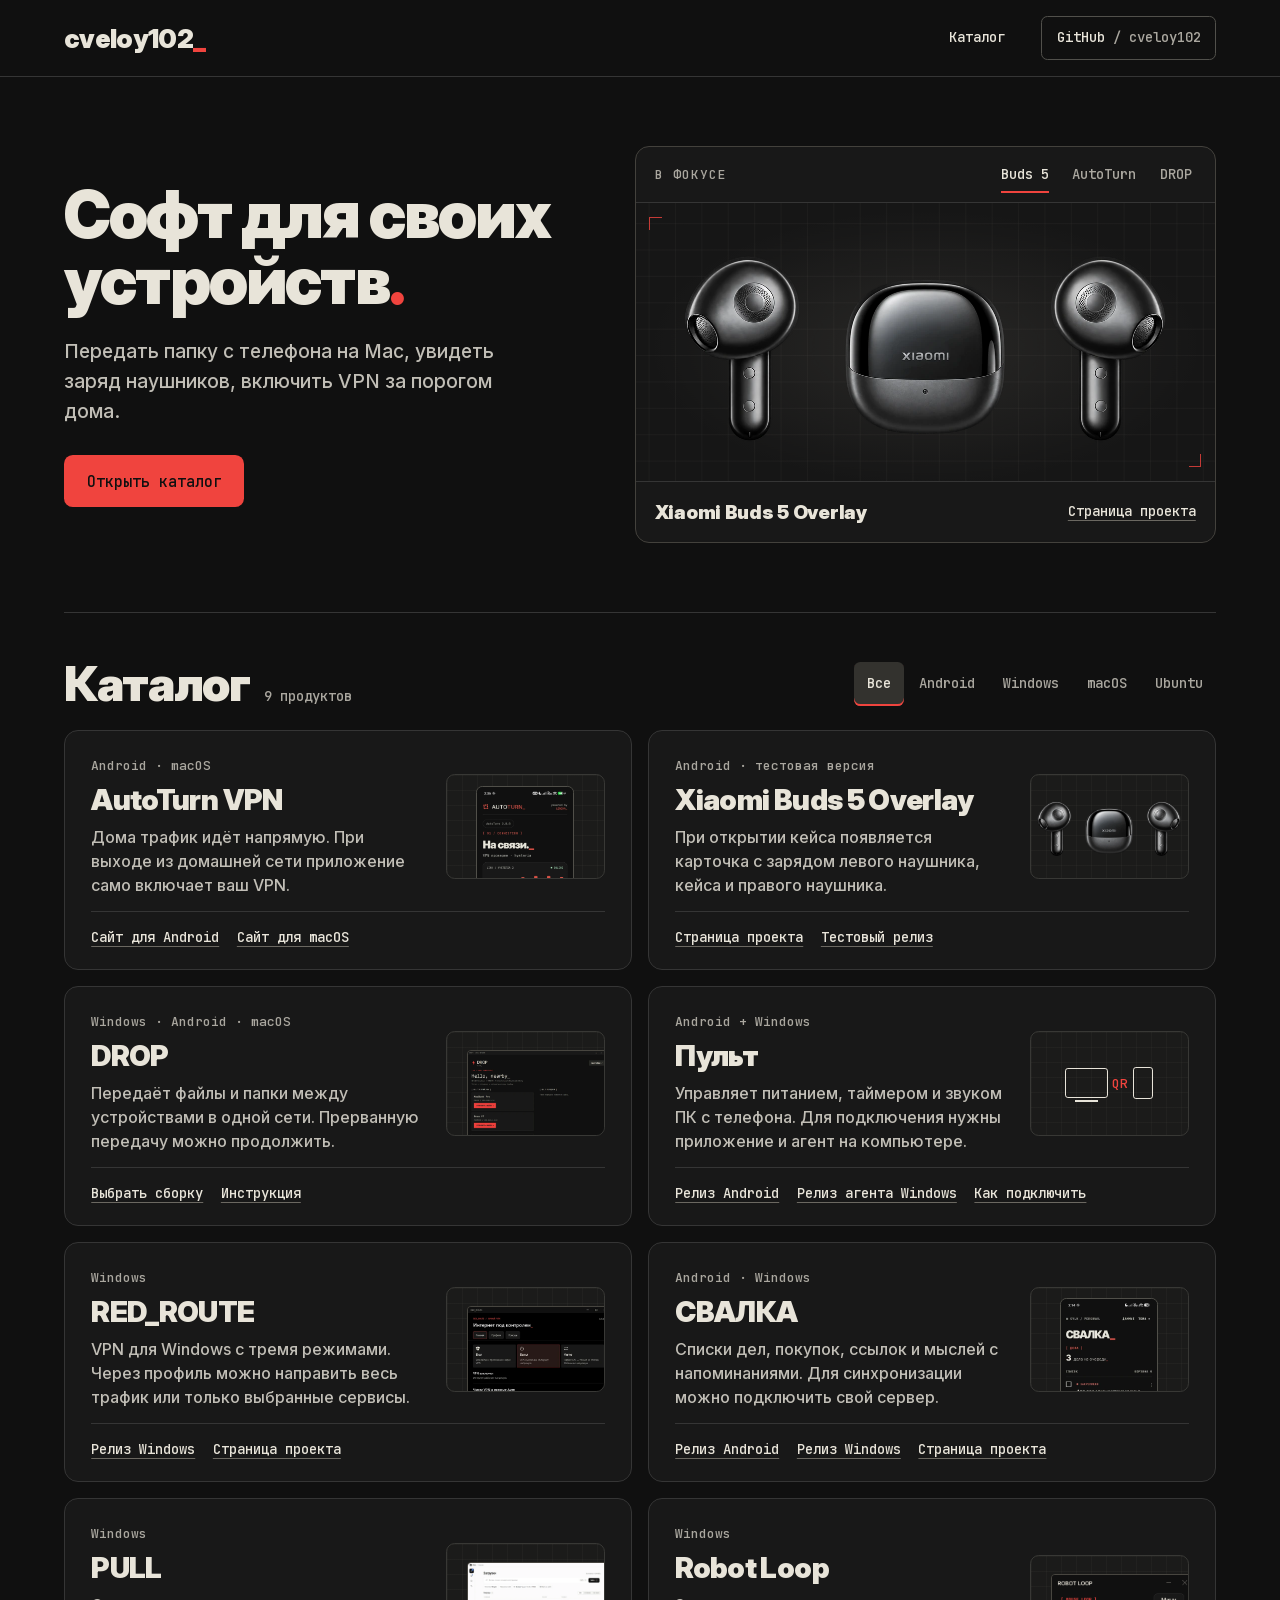
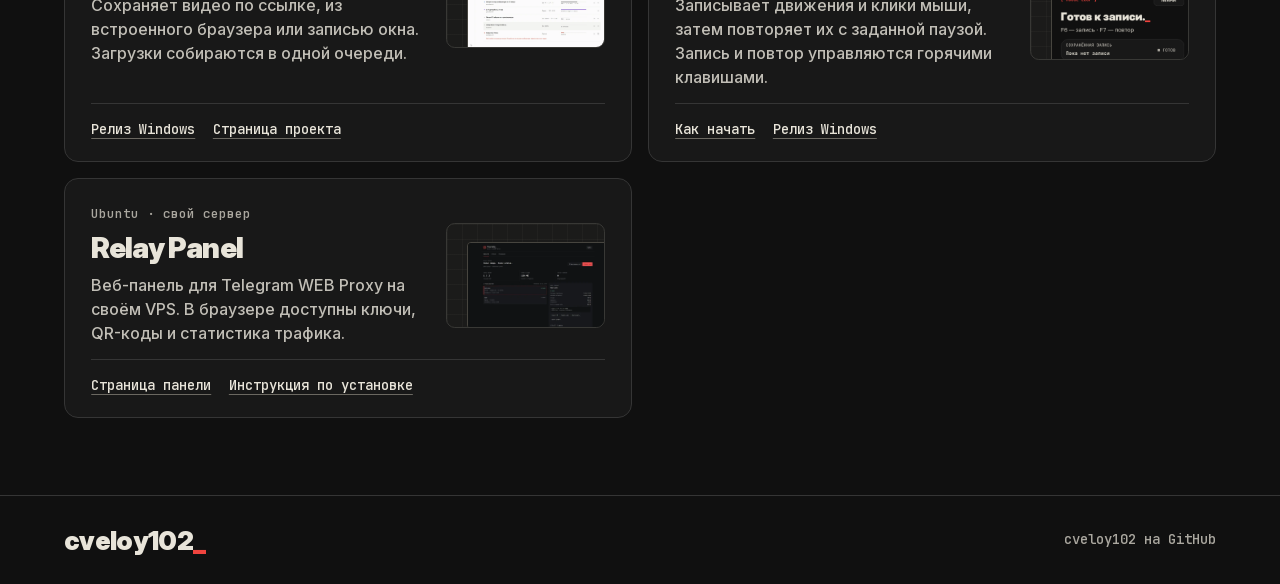
<file: index.html>
<!doctype html>
<html lang="ru">
<head>
  <meta charset="utf-8">
  <meta name="viewport" content="width=device-width, initial-scale=1">
  <meta name="theme-color" content="#101010">
  <meta name="description" content="Приложения cveloy102 для Android, Windows и macOS и инструменты для своего сервера. Страницы проектов, инструкции и релизы.">
  <title>cveloy102 — каталог приложений</title>
  <link rel="icon" href="assets/favicon.png" type="image/png">
  <link rel="stylesheet" href="styles.css">
  <script src="showcase.js" defer></script>
</head>
<body id="top">
  <a class="skip" href="#catalog">К каталогу приложений</a>
  <header class="masthead">
    <div class="shell masthead-inner">
      <a class="wordmark" href="#top" aria-label="cveloy102, начало страницы">cveloy102<span aria-hidden="true">_</span></a>
      <nav class="main-nav" aria-label="Основная навигация">
        <a href="#catalog">Каталог</a>
        <a class="github-link" href="https://github.com/cveloy102">GitHub<span class="handle"> / cveloy102</span></a>
      </nav>
    </div>
  </header>

  <main>
    <section class="hero shell" aria-labelledby="hero-title">
      <div class="intro">
        <h1 id="hero-title">Софт для своих устройств<span class="accent">.</span></h1>
        <p class="lead">Передать папку с телефона на Mac, увидеть заряд наушников, включить VPN за порогом дома.</p>
        <a class="primary" href="#catalog">Открыть каталог</a>
      </div>

      <div class="workbench">
        <div class="workbench-bar">
          <span class="small-label" id="featured-label">В фокусе</span>
          <div class="segments" role="group" aria-labelledby="featured-label" data-feature-controls hidden>
            <button type="button" aria-pressed="true" aria-controls="feature-buds">Buds 5</button>
            <button type="button" aria-pressed="false" aria-controls="feature-autoturn">AutoTurn</button>
            <button type="button" aria-pressed="false" aria-controls="feature-drop">DROP</button>
          </div>
        </div>
        <div class="display" aria-live="polite">
          <figure class="feature" id="feature-buds">
            <div class="stage stage-buds">
              <img src="assets/buds.webp" width="1024" height="512" alt="Два графитовых наушника Xiaomi Buds 5 по сторонам от зарядного кейса.">
            </div>
            <figcaption><strong>Xiaomi Buds 5 Overlay</strong><a href="https://cveloy102.github.io/buds-curtain/">Страница проекта</a></figcaption>
          </figure>
          <figure class="feature" id="feature-autoturn" hidden>
            <div class="stage stage-autoturn">
              <img class="mac-screen" src="assets/autoturn-mac.webp" width="600" height="553" alt="Окно AutoTurn с состоянием VPN на macOS.">
              <img class="phone-screen" src="assets/autoturn-android.webp" width="620" height="1343" alt="Главный экран Android со статусом «На связи».">
            </div>
            <figcaption><strong>AutoTurn VPN</strong><div class="caption-links"><a href="https://cveloy102.github.io/autoturn-vpn/">Android</a><a href="https://cveloy102.github.io/autoturn-macos/">macOS</a></div></figcaption>
          </figure>
          <figure class="feature" id="feature-drop" hidden>
            <div class="stage stage-drop">
              <img src="assets/drop-windows.webp" width="920" height="681" alt="Окно DROP на Windows со списком устройств в локальной сети.">
            </div>
            <figcaption><strong>DROP</strong><a href="https://cveloy102.github.io/hl100-drop/">Страница проекта</a></figcaption>
          </figure>
        </div>
      </div>
    </section>

    <section class="catalog shell" id="catalog" aria-labelledby="catalog-title">
      <div class="catalog-top">
        <div class="catalog-heading"><h2 id="catalog-title">Каталог</h2><span class="result-count" role="status" aria-atomic="true">9 продуктов</span></div>
        <div class="filters" role="group" aria-label="Фильтр по платформе" data-filter-controls hidden>
          <button type="button" data-filter="all" aria-pressed="true">Все</button>
          <button type="button" data-filter="android" aria-pressed="false">Android</button>
          <button type="button" data-filter="windows" aria-pressed="false">Windows</button>
          <button type="button" data-filter="macos" aria-pressed="false">macOS</button>
          <button type="button" data-filter="ubuntu" aria-pressed="false">Ubuntu</button>
        </div>
      </div>
      <div class="products">
        <article class="product" id="autoturn" data-platforms="android macos">
          <div class="product-main">
            <div class="product-copy"><p class="platform">Android · macOS</p><h3>AutoTurn VPN</h3><p>Дома трафик идёт напрямую. При выходе из домашней сети приложение само включает ваш VPN.</p></div>
            <div class="mini mini-phone" aria-hidden="true"><img src="assets/autoturn-android.webp" width="620" height="1343" loading="lazy" alt=""></div>
          </div>
          <div class="links"><a href="https://cveloy102.github.io/autoturn-vpn/">Сайт для Android</a><a href="https://cveloy102.github.io/autoturn-macos/">Сайт для macOS</a></div>
        </article>
        <article class="product" id="buds" data-platforms="android">
          <div class="product-main">
            <div class="product-copy"><p class="platform">Android · тестовая версия</p><h3>Xiaomi Buds 5 Overlay</h3><p>При открытии кейса появляется карточка с зарядом левого наушника, кейса и правого наушника.</p></div>
            <div class="mini mini-buds" aria-hidden="true"><img src="assets/buds.webp" width="1024" height="512" loading="lazy" alt=""></div>
          </div>
          <div class="links"><a href="https://cveloy102.github.io/buds-curtain/">Страница проекта</a><a href="https://github.com/cveloy102/buds-curtain/releases/tag/v0.7.1">Тестовый релиз</a></div>
        </article>
        <article class="product" id="drop" data-platforms="android windows macos">
          <div class="product-main">
            <div class="product-copy"><p class="platform">Windows · Android · macOS</p><h3>DROP</h3><p>Передаёт файлы и папки между устройствами в одной сети. Прерванную передачу можно продолжить.</p></div>
            <div class="mini mini-window" aria-hidden="true"><img src="assets/drop-windows.webp" width="920" height="681" loading="lazy" alt=""></div>
          </div>
          <div class="links"><a href="https://cveloy102.github.io/hl100-drop/#download">Выбрать сборку</a><a href="https://cveloy102.github.io/hl100-drop/guide.html">Инструкция</a></div>
        </article>
        <article class="product" id="pult" data-platforms="android windows">
          <div class="product-main">
            <div class="product-copy"><p class="platform">Android + Windows</p><h3>Пульт</h3><p>Управляет питанием, таймером и звуком ПК с телефона. Для подключения нужны приложение и агент на компьютере.</p></div>
            <div class="mini pairing" role="img" aria-label="Телефон соединяется с агентом на ПК по QR-коду"><span class="monitor"></span><span class="pair-code">QR</span><span class="handset"></span></div>
          </div>
          <div class="links"><a href="https://github.com/cveloy102/pult/releases/tag/android-v0.3.0">Релиз Android</a><a href="https://github.com/cveloy102/pult/releases/tag/agent-v0.3.0">Релиз агента Windows</a><a href="pult/">Как подключить</a></div>
        </article>
        <article class="product" id="red-route" data-platforms="windows">
          <div class="product-main">
            <div class="product-copy"><p class="platform">Windows</p><h3>RED_ROUTE</h3><p>VPN для Windows с тремя режимами. Через профиль можно направить весь трафик или только выбранные сервисы.</p></div>
            <div class="mini mini-window" aria-hidden="true"><img src="assets/red-route.webp" width="480" height="537" loading="lazy" alt=""></div>
          </div>
          <div class="links"><a href="https://github.com/cveloy102/RED_ROUTE/releases/latest">Релиз Windows</a><a href="red-route/">Страница проекта</a></div>
        </article>
        <article class="product" id="svalka" data-platforms="android windows">
          <div class="product-main">
            <div class="product-copy"><p class="platform">Android · Windows</p><h3>СВАЛКА</h3><p>Списки дел, покупок, ссылок и мыслей с напоминаниями. Для синхронизации можно подключить свой сервер.</p></div>
            <div class="mini mini-phone" aria-hidden="true"><img src="assets/svalka.webp" width="310" height="671" loading="lazy" alt=""></div>
          </div>
          <div class="links"><a href="https://github.com/cveloy102/reminder/releases/tag/v2.1">Релиз Android</a><a href="https://github.com/cveloy102/reminder/releases/tag/windows-v0.4.2">Релиз Windows</a><a href="svalka/">Страница проекта</a></div>
        </article>
        <article class="product" id="pull" data-platforms="windows">
          <div class="product-main">
            <div class="product-copy"><p class="platform">Windows</p><h3>PULL</h3><p>Сохраняет видео по ссылке, из встроенного браузера или записью окна. Загрузки собираются в одной очереди.</p></div>
            <div class="mini mini-window" aria-hidden="true"><img src="assets/pull.webp" width="690" height="442" loading="lazy" alt=""></div>
          </div>
          <div class="links"><a href="https://github.com/cveloy102/pull-video-downloader/releases/latest">Релиз Windows</a><a href="pull/">Страница проекта</a></div>
        </article>
        <article class="product" id="robot-loop" data-platforms="windows">
          <div class="product-main">
            <div class="product-copy"><p class="platform">Windows</p><h3>Robot Loop</h3><p>Записывает движения и клики мыши, затем повторяет их с заданной паузой. Запись и повтор управляются горячими клавишами.</p></div>
            <div class="mini mini-window" aria-hidden="true"><img src="assets/robot-loop.png" width="386" height="502" loading="lazy" alt=""></div>
          </div>
          <div class="links"><a href="https://github.com/cveloy102/robot-loop#первый-запуск">Как начать</a><a href="https://github.com/cveloy102/robot-loop/releases/latest">Релиз Windows</a></div>
        </article>
        <article class="product" id="relay-panel" data-platforms="ubuntu">
          <div class="product-main">
            <div class="product-copy"><p class="platform">Ubuntu · свой сервер</p><h3>Relay Panel</h3><p>Веб-панель для Telegram WEB Proxy на своём VPS. В браузере доступны ключи, QR-коды и статистика трафика.</p></div>
            <div class="mini mini-window" aria-hidden="true"><img src="assets/relay.webp" width="620" height="372" loading="lazy" alt=""></div>
          </div>
          <div class="links"><a href="relay-panel/">Страница панели</a><a href="https://github.com/cveloy102/telegram-webproxy-panel#-установка">Инструкция по установке</a></div>
        </article>
      </div>
    </section>
  </main>
  <footer><div class="shell foot"><a class="wordmark" href="#top" aria-label="cveloy102, к началу">cveloy102<span aria-hidden="true">_</span></a><a class="foot-link" href="https://github.com/cveloy102">cveloy102 на GitHub</a></div></footer>
</body>
</html>
</file>
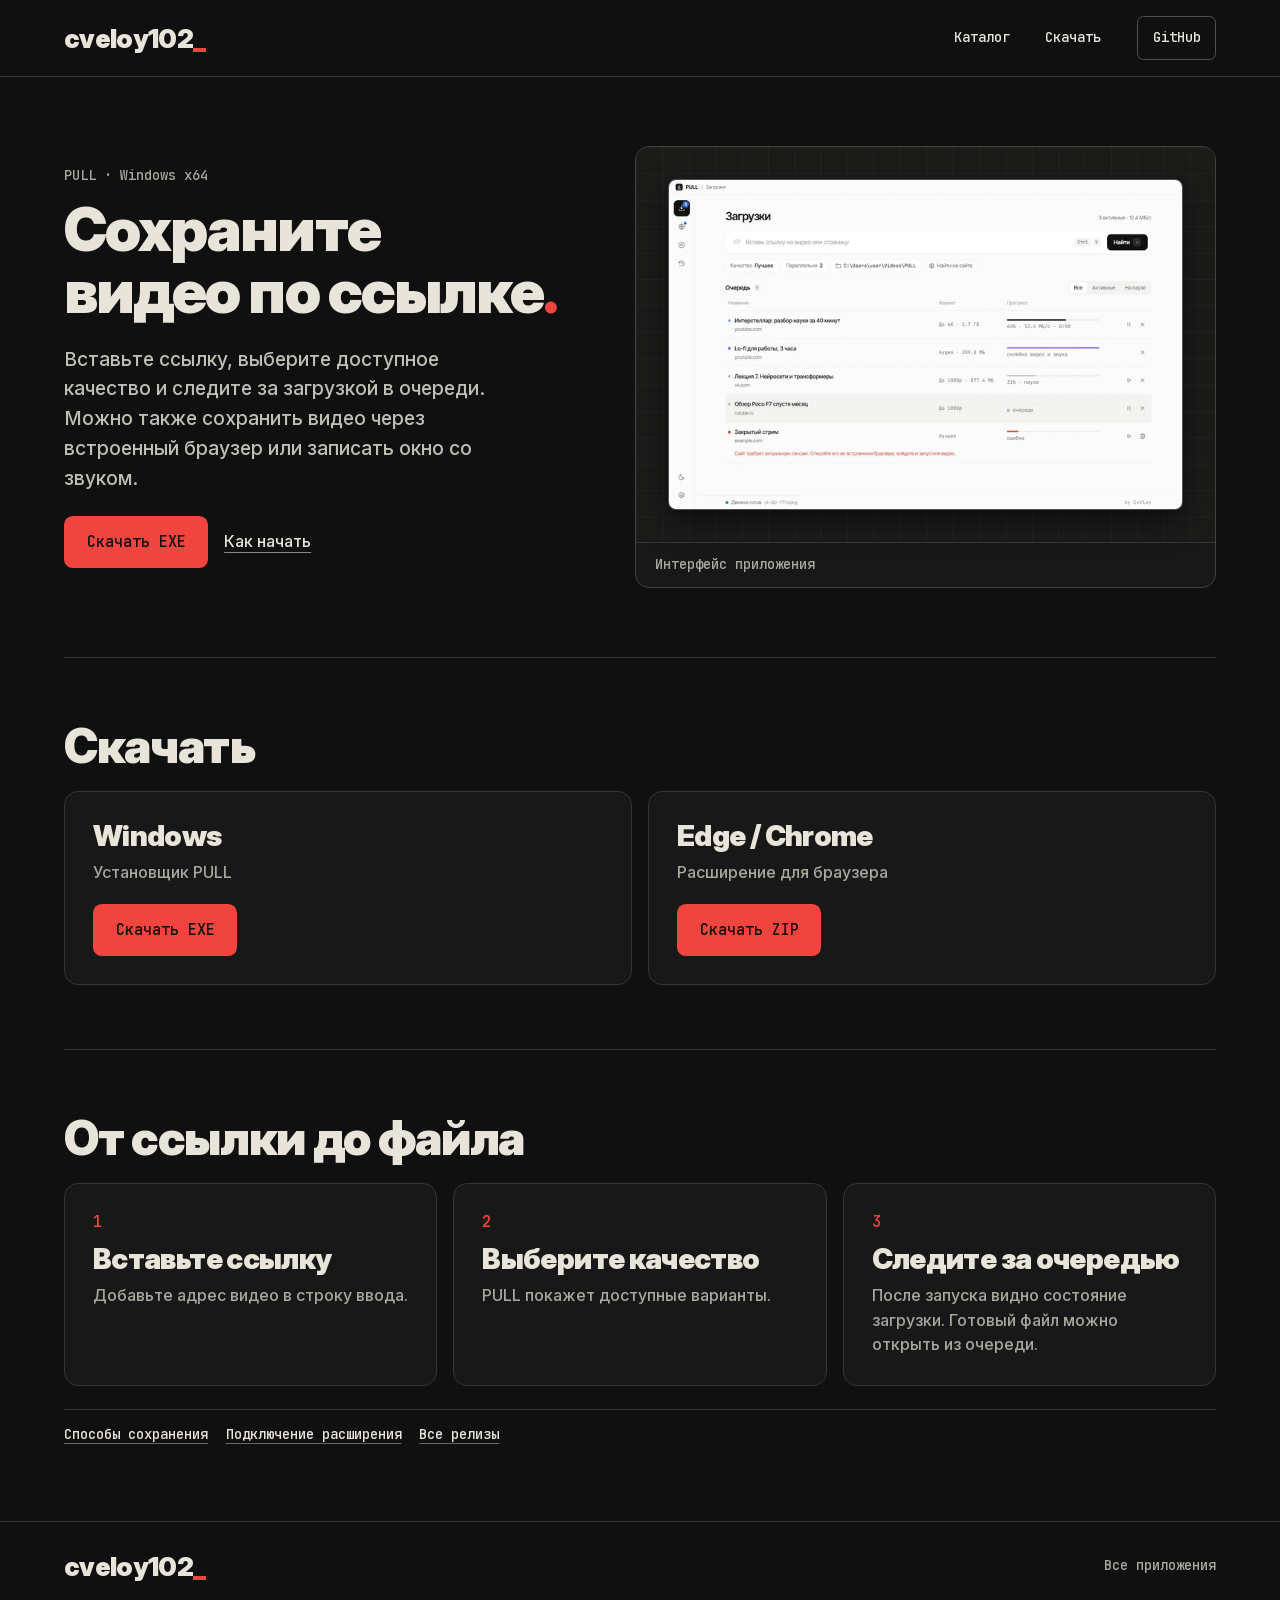
<file: pull/index.html>
<!doctype html>
<html lang="ru">
<head>
  <meta charset="utf-8">
  <meta name="viewport" content="width=device-width, initial-scale=1">
  <meta name="theme-color" content="#101010">
  <meta name="description" content="Вставьте ссылку, выберите доступное качество и следите за загрузкой в очереди. Можно также сохранить видео через встроенный браузер или записать окно со звуком.">
  <title>PULL — cveloy102</title>
  <link rel="icon" href="../assets/favicon.png" type="image/png">
  <link rel="stylesheet" href="../styles.css">
  <link rel="stylesheet" href="../product.css">
</head>
<body>
  <a class="skip" href="#main">К содержимому</a>
  <header class="masthead">
    <div class="shell masthead-inner">
      <a class="wordmark" href="../#pull" aria-label="cveloy102, каталог приложений">cveloy102<span aria-hidden="true">_</span></a>
      <nav class="main-nav" aria-label="Основная навигация"><a href="../#pull">Каталог</a><a href="#install">Скачать</a><a class="github-link" href="https://github.com/cveloy102/pull-video-downloader">GitHub</a></nav>
    </div>
  </header>
  <main id="main">
    <section class="hero shell project-hero" aria-labelledby="product-title">
      <div class="intro">
        <p class="platform">PULL · Windows x64</p>
        <h1 id="product-title">Сохраните видео по ссылке<span class="accent">.</span></h1>
        <p class="lead">Вставьте ссылку, выберите доступное качество и следите за загрузкой в очереди. Можно также сохранить видео через встроенный браузер или записать окно со звуком.</p>
        <div class="project-actions"><a class="primary" href="https://github.com/cveloy102/pull-video-downloader/releases/download/v1.2.1/PULL-Setup-1.2.1-Sidebar.exe">Скачать EXE</a><a class="text-action" href="#start">Как начать</a></div>
      </div>
      <figure class="workbench">
        <div class="project-visual"><img src="../assets/pull.webp" width="690" height="442" alt="Очередь загрузок видео в PULL для Windows."></div>
        <figcaption>Интерфейс приложения</figcaption>
      </figure>
    </section>
    <section class="shell project-section" id="install">
      <h2>Скачать</h2>
      <div class="download-grid">
          <article><h3>Windows</h3><p>Установщик PULL</p><a class="primary" href="https://github.com/cveloy102/pull-video-downloader/releases/download/v1.2.1/PULL-Setup-1.2.1-Sidebar.exe">Скачать EXE</a></article>
          <article><h3>Edge / Chrome</h3><p>Расширение для браузера</p><a class="primary" href="https://github.com/cveloy102/pull-video-downloader/releases/download/v1.2.1/PULL-extension.zip">Скачать ZIP</a></article>
      </div>
    </section>
    <section class="shell project-section" id="start">
      <h2>От ссылки до файла</h2>
      <ol class="start-grid">
          <li><h3>Вставьте ссылку</h3><p>Добавьте адрес видео в строку ввода.</p></li>
          <li><h3>Выберите качество</h3><p>PULL покажет доступные варианты.</p></li>
          <li><h3>Следите за очередью</h3><p>После запуска видно состояние загрузки. Готовый файл можно открыть из очереди.</p></li>
      </ol>

      <div class="links project-links"><a href="https://github.com/cveloy102/pull-video-downloader#четыре-способа-сохранить-видео">Способы сохранения</a><a href="https://github.com/cveloy102/pull-video-downloader#подключение-расширения">Подключение расширения</a><a href="https://github.com/cveloy102/pull-video-downloader/releases">Все релизы</a></div>
    </section>
  </main>
  <footer><div class="shell foot"><a class="wordmark" href="../#pull" aria-label="cveloy102, каталог приложений">cveloy102<span aria-hidden="true">_</span></a><a class="foot-link" href="../#pull">Все приложения</a></div></footer>
</body>
</html>
</file>
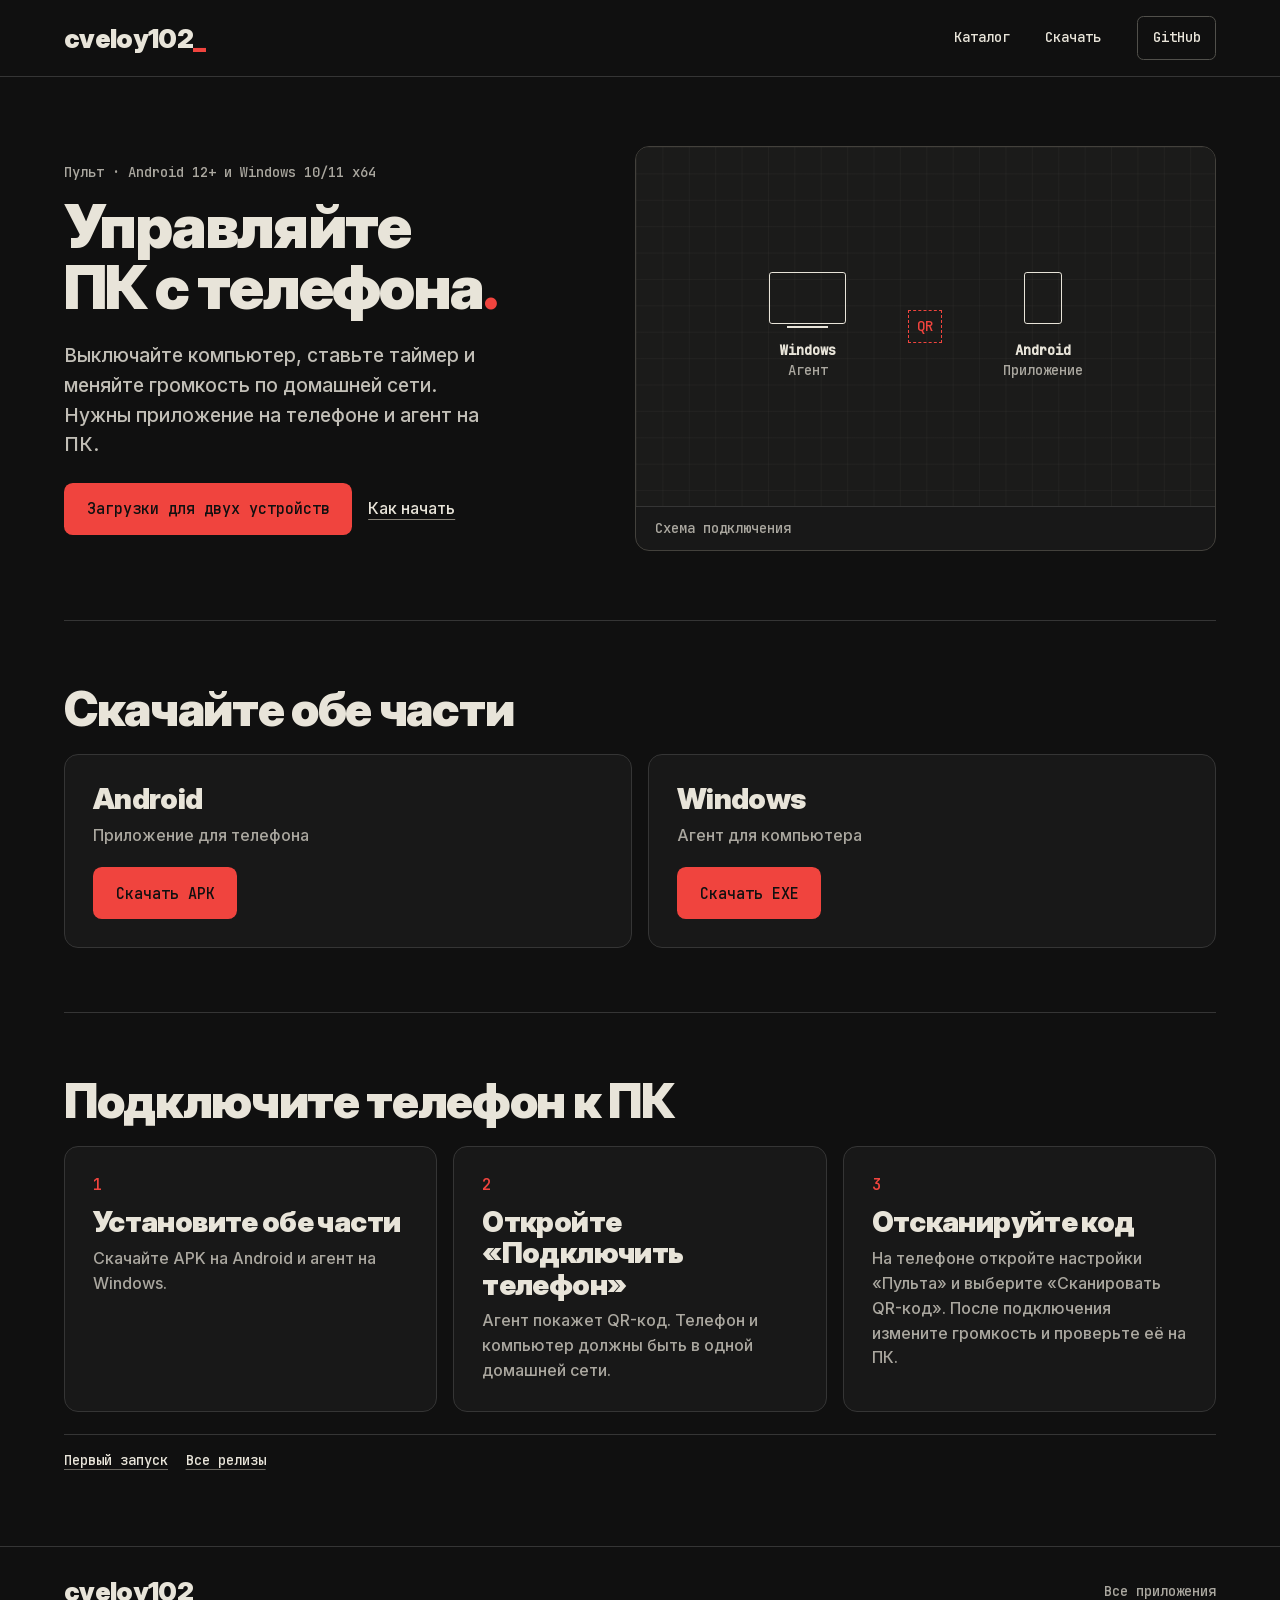
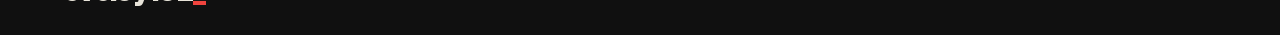
<file: pult/index.html>
<!doctype html>
<html lang="ru">
<head>
  <meta charset="utf-8">
  <meta name="viewport" content="width=device-width, initial-scale=1">
  <meta name="theme-color" content="#101010">
  <meta name="description" content="Выключайте компьютер, ставьте таймер и меняйте громкость по домашней сети. Нужны приложение на телефоне и агент на ПК.">
  <title>Пульт — cveloy102</title>
  <link rel="icon" href="../assets/favicon.png" type="image/png">
  <link rel="stylesheet" href="../styles.css">
  <link rel="stylesheet" href="../product.css">
</head>
<body>
  <a class="skip" href="#main">К содержимому</a>
  <header class="masthead">
    <div class="shell masthead-inner">
      <a class="wordmark" href="../#pult" aria-label="cveloy102, каталог приложений">cveloy102<span aria-hidden="true">_</span></a>
      <nav class="main-nav" aria-label="Основная навигация"><a href="../#pult">Каталог</a><a href="#install">Скачать</a><a class="github-link" href="https://github.com/cveloy102/pult">GitHub</a></nav>
    </div>
  </header>
  <main id="main">
    <section class="hero shell project-hero" aria-labelledby="product-title">
      <div class="intro">
        <p class="platform">Пульт · Android 12+ и Windows 10/11 x64</p>
        <h1 id="product-title">Управляйте ПК с телефона<span class="accent">.</span></h1>
        <p class="lead">Выключайте компьютер, ставьте таймер и меняйте громкость по домашней сети. Нужны приложение на телефоне и агент на ПК.</p>
        <div class="project-actions"><a class="primary" href="#install">Загрузки для двух устройств</a><a class="text-action" href="#start">Как начать</a></div>
      </div>
      <figure class="workbench">
        <div class="project-visual"><div class="connection" role="img" aria-label="Схема. Телефон под управлением Android сканирует QR-код агента на Windows.">
            <div><span class="monitor"></span><strong>Windows</strong><span>Агент</span></div>
            <div class="qr-pair">QR</div>
            <div><span class="handset"></span><strong>Android</strong><span>Приложение</span></div>
          </div></div>
        <figcaption>Схема подключения</figcaption>
      </figure>
    </section>
    <section class="shell project-section" id="install">
      <h2>Скачайте обе части</h2>
      <div class="download-grid">
          <article><h3>Android</h3><p>Приложение для телефона</p><a class="primary" href="https://github.com/cveloy102/pult/releases/download/android-v0.3.0/pult-android-0.3.0.apk">Скачать APK</a></article>
          <article><h3>Windows</h3><p>Агент для компьютера</p><a class="primary" href="https://github.com/cveloy102/pult/releases/download/agent-v0.3.0/pult-agent-0.3.0-win-x64-setup.exe">Скачать EXE</a></article>
      </div>
    </section>
    <section class="shell project-section" id="start">
      <h2>Подключите телефон к ПК</h2>
      <ol class="start-grid">
          <li><h3>Установите обе части</h3><p>Скачайте APK на Android и агент на Windows.</p></li>
          <li><h3>Откройте «Подключить телефон»</h3><p>Агент покажет QR-код. Телефон и компьютер должны быть в одной домашней сети.</p></li>
          <li><h3>Отсканируйте код</h3><p>На телефоне откройте настройки «Пульта» и выберите «Сканировать QR-код». После подключения измените громкость и проверьте её на ПК.</p></li>
      </ol>

      <div class="links project-links"><a href="https://github.com/cveloy102/pult#первый-запуск">Первый запуск</a><a href="https://github.com/cveloy102/pult/releases">Все релизы</a></div>
    </section>
  </main>
  <footer><div class="shell foot"><a class="wordmark" href="../#pult" aria-label="cveloy102, каталог приложений">cveloy102<span aria-hidden="true">_</span></a><a class="foot-link" href="../#pult">Все приложения</a></div></footer>
</body>
</html>
</file>
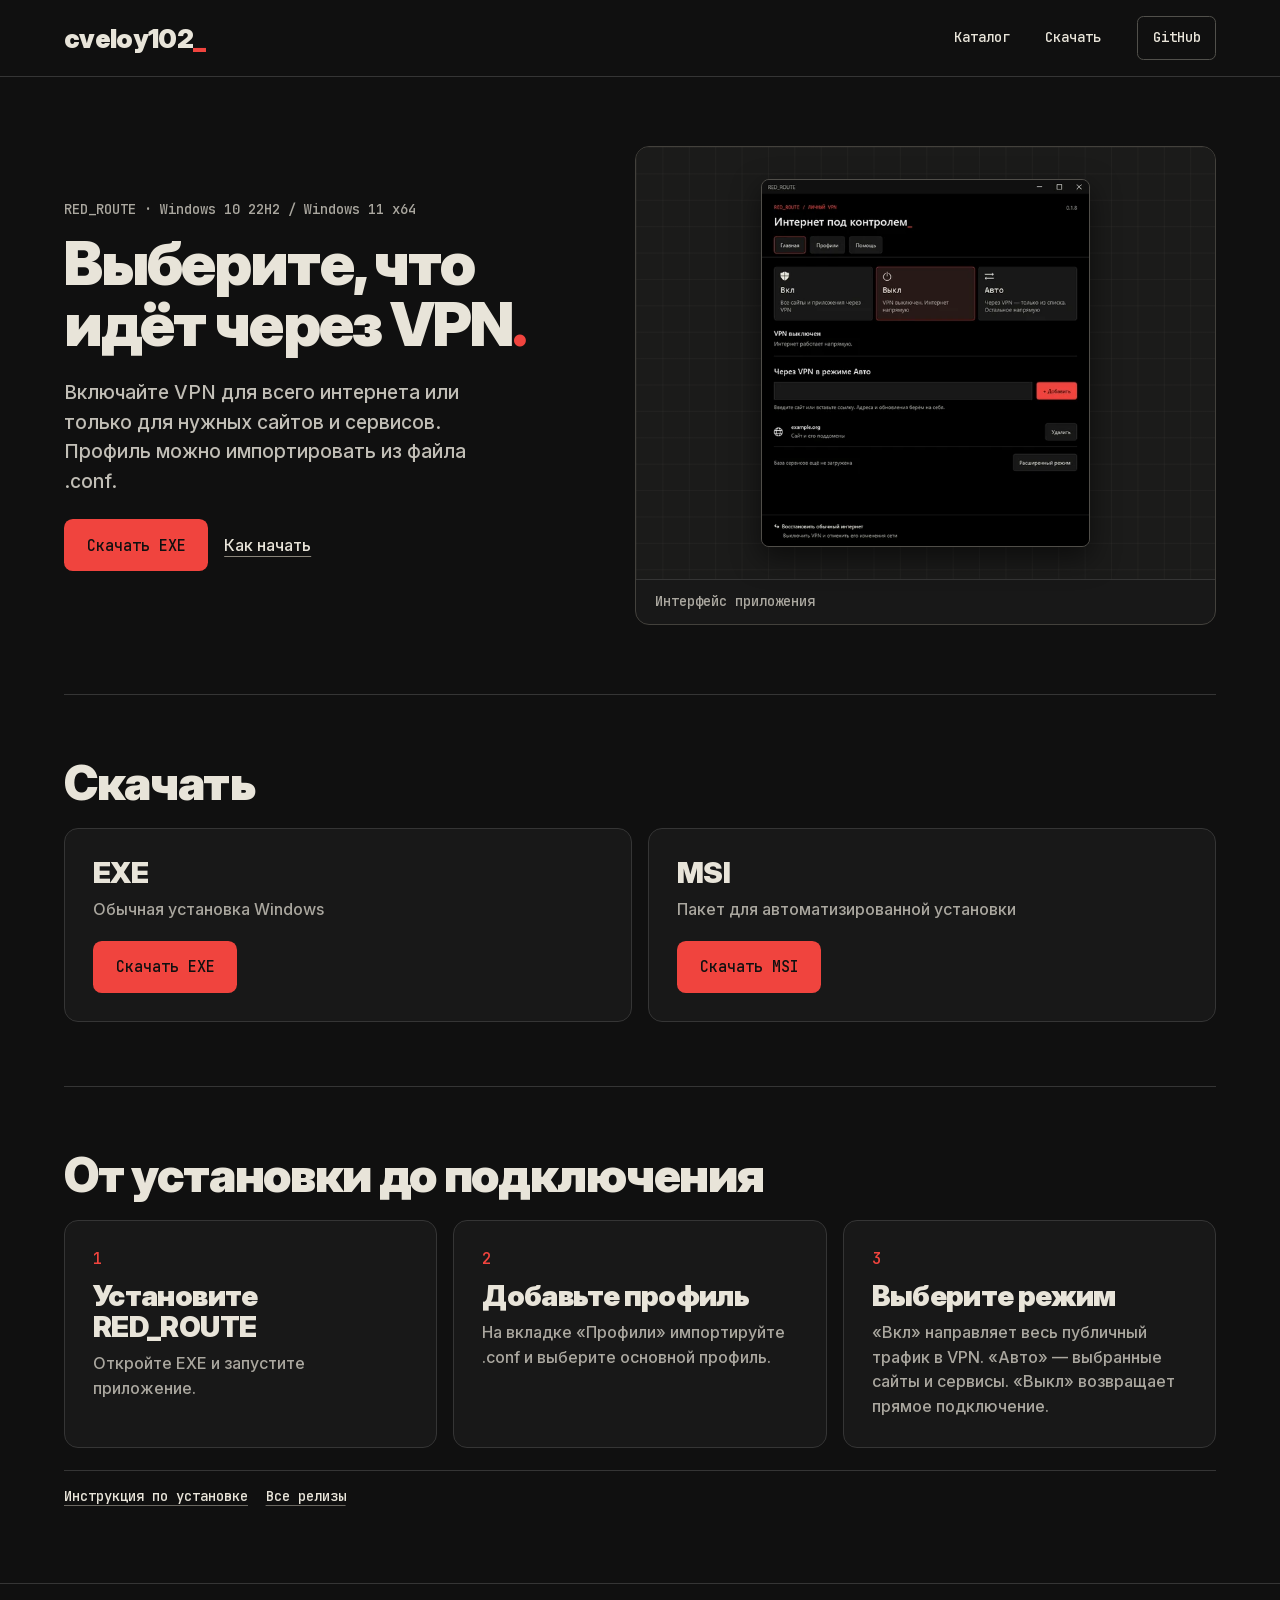
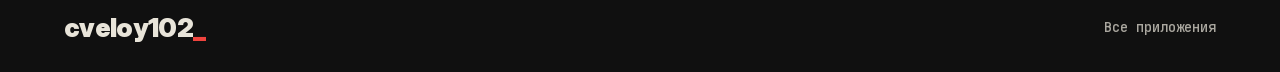
<file: red-route/index.html>
<!doctype html>
<html lang="ru">
<head>
  <meta charset="utf-8">
  <meta name="viewport" content="width=device-width, initial-scale=1">
  <meta name="theme-color" content="#101010">
  <meta name="description" content="Включайте VPN для всего интернета или только для нужных сайтов и сервисов. Профиль можно импортировать из файла .conf.">
  <title>RED_ROUTE — cveloy102</title>
  <link rel="icon" href="../assets/favicon.png" type="image/png">
  <link rel="stylesheet" href="../styles.css">
  <link rel="stylesheet" href="../product.css">
</head>
<body>
  <a class="skip" href="#main">К содержимому</a>
  <header class="masthead">
    <div class="shell masthead-inner">
      <a class="wordmark" href="../#red-route" aria-label="cveloy102, каталог приложений">cveloy102<span aria-hidden="true">_</span></a>
      <nav class="main-nav" aria-label="Основная навигация"><a href="../#red-route">Каталог</a><a href="#install">Скачать</a><a class="github-link" href="https://github.com/cveloy102/RED_ROUTE">GitHub</a></nav>
    </div>
  </header>
  <main id="main">
    <section class="hero shell project-hero" aria-labelledby="product-title">
      <div class="intro">
        <p class="platform">RED_ROUTE · Windows 10 22H2 / Windows 11 x64</p>
        <h1 id="product-title">Выберите, что идёт через VPN<span class="accent">.</span></h1>
        <p class="lead">Включайте VPN для всего интернета или только для нужных сайтов и сервисов. Профиль можно импортировать из файла .conf.</p>
        <div class="project-actions"><a class="primary" href="https://github.com/cveloy102/RED_ROUTE/releases/download/v1.0.1/RED_ROUTE-1.0.1-Setup.exe">Скачать EXE</a><a class="text-action" href="#start">Как начать</a></div>
      </div>
      <figure class="workbench">
        <div class="project-visual"><img src="../assets/red-route.webp" width="480" height="537" alt="Окно RED_ROUTE с режимами «Вкл», «Авто» и «Выкл»."></div>
        <figcaption>Интерфейс приложения</figcaption>
      </figure>
    </section>
    <section class="shell project-section" id="install">
      <h2>Скачать</h2>
      <div class="download-grid">
          <article><h3>EXE</h3><p>Обычная установка Windows</p><a class="primary" href="https://github.com/cveloy102/RED_ROUTE/releases/download/v1.0.1/RED_ROUTE-1.0.1-Setup.exe">Скачать EXE</a></article>
          <article><h3>MSI</h3><p>Пакет для автоматизированной установки</p><a class="primary" href="https://github.com/cveloy102/RED_ROUTE/releases/download/v1.0.1/RED_ROUTE-1.0.1-win-x64.msi">Скачать MSI</a></article>
      </div>
    </section>
    <section class="shell project-section" id="start">
      <h2>От установки до подключения</h2>
      <ol class="start-grid">
          <li><h3>Установите RED_ROUTE</h3><p>Откройте EXE и запустите приложение.</p></li>
          <li><h3>Добавьте профиль</h3><p>На вкладке «Профили» импортируйте .conf и выберите основной профиль.</p></li>
          <li><h3>Выберите режим</h3><p>«Вкл» направляет весь публичный трафик в VPN. «Авто» — выбранные сайты и сервисы. «Выкл» возвращает прямое подключение.</p></li>
      </ol>

      <div class="links project-links"><a href="https://github.com/cveloy102/RED_ROUTE#установка">Инструкция по установке</a><a href="https://github.com/cveloy102/RED_ROUTE/releases">Все релизы</a></div>
    </section>
  </main>
  <footer><div class="shell foot"><a class="wordmark" href="../#red-route" aria-label="cveloy102, каталог приложений">cveloy102<span aria-hidden="true">_</span></a><a class="foot-link" href="../#red-route">Все приложения</a></div></footer>
</body>
</html>
</file>
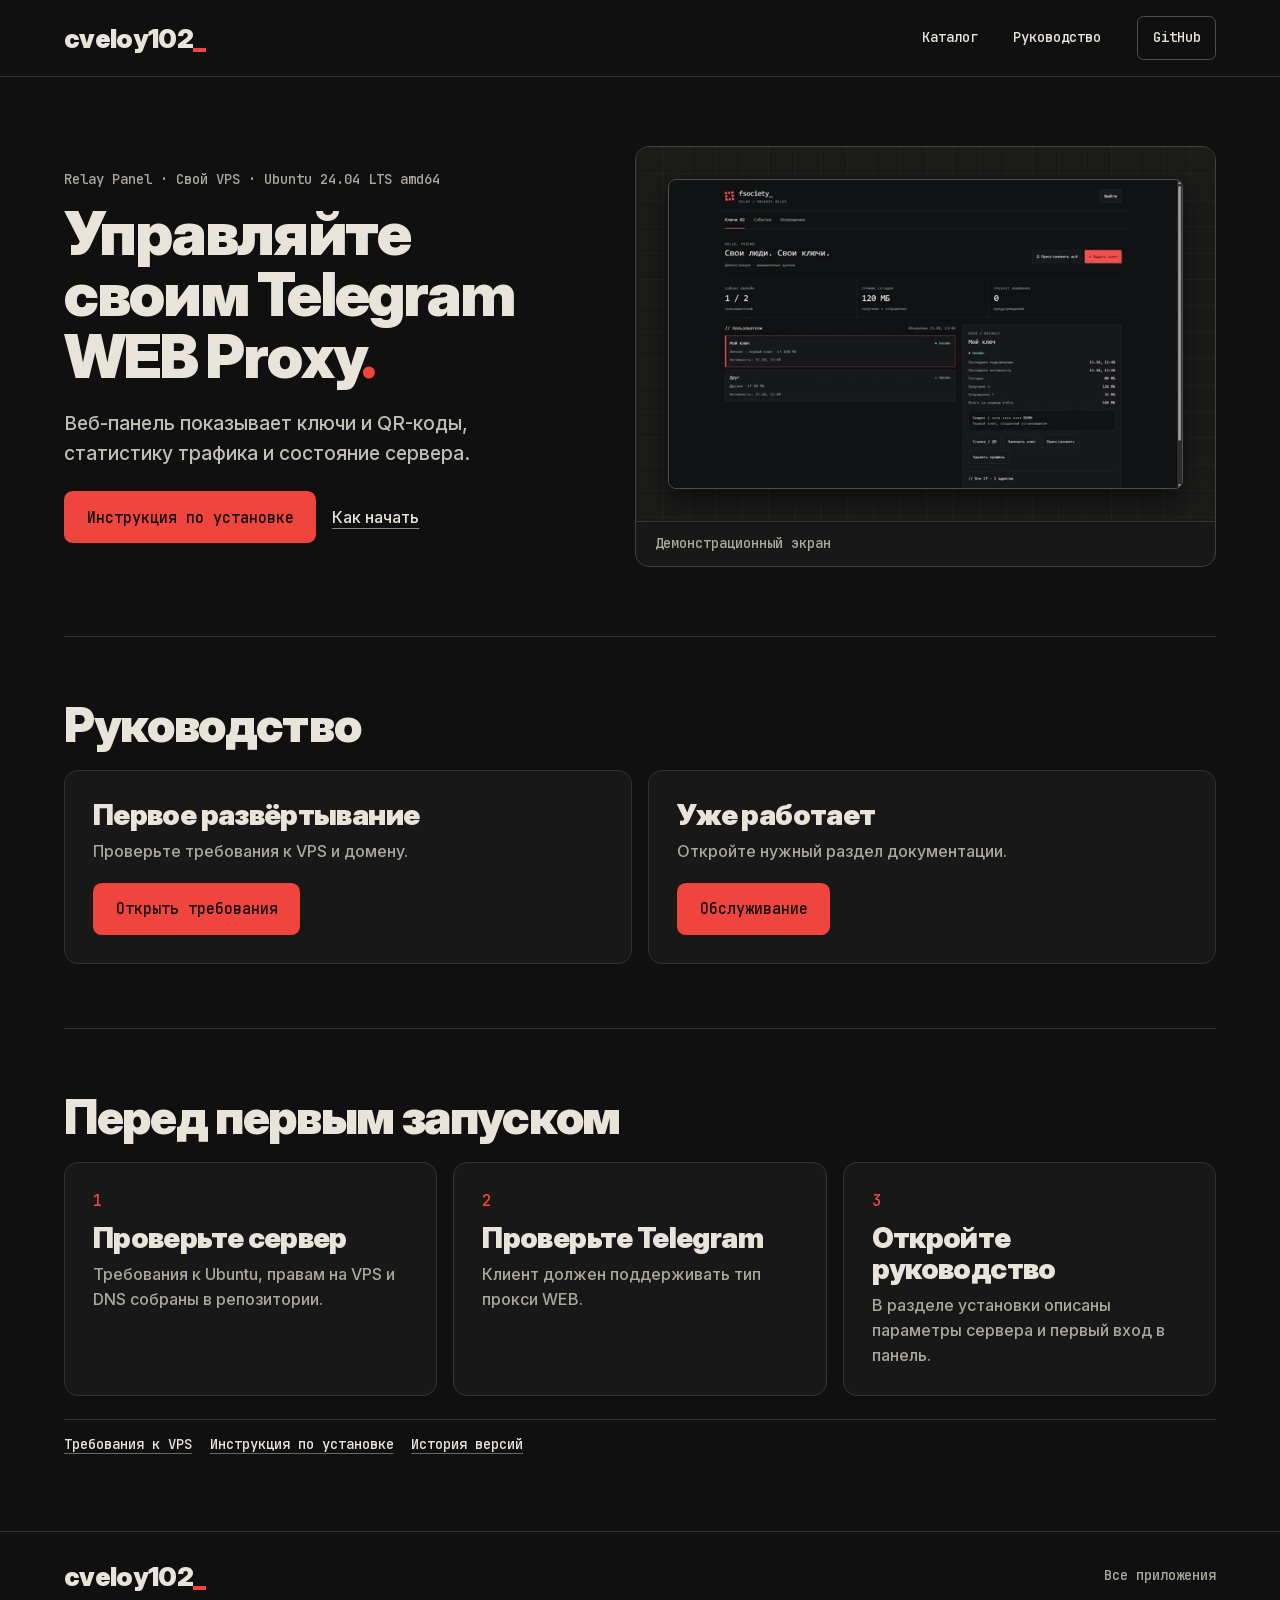
<file: relay-panel/index.html>
<!doctype html>
<html lang="ru">
<head>
  <meta charset="utf-8">
  <meta name="viewport" content="width=device-width, initial-scale=1">
  <meta name="theme-color" content="#101010">
  <meta name="description" content="Веб-панель показывает ключи и QR-коды, статистику трафика и состояние сервера.">
  <title>Relay Panel — cveloy102</title>
  <link rel="icon" href="../assets/favicon.png" type="image/png">
  <link rel="stylesheet" href="../styles.css">
  <link rel="stylesheet" href="../product.css">
</head>
<body>
  <a class="skip" href="#main">К содержимому</a>
  <header class="masthead">
    <div class="shell masthead-inner">
      <a class="wordmark" href="../#relay-panel" aria-label="cveloy102, каталог приложений">cveloy102<span aria-hidden="true">_</span></a>
      <nav class="main-nav" aria-label="Основная навигация"><a href="../#relay-panel">Каталог</a><a href="#install">Руководство</a><a class="github-link" href="https://github.com/cveloy102/telegram-webproxy-panel">GitHub</a></nav>
    </div>
  </header>
  <main id="main">
    <section class="hero shell project-hero" aria-labelledby="product-title">
      <div class="intro">
        <p class="platform">Relay Panel · Свой VPS · Ubuntu 24.04 LTS amd64</p>
        <h1 id="product-title">Управляйте своим Telegram WEB Proxy<span class="accent">.</span></h1>
        <p class="lead">Веб-панель показывает ключи и QR-коды, статистику трафика и состояние сервера.</p>
        <div class="project-actions"><a class="primary" href="https://github.com/cveloy102/telegram-webproxy-panel#-установка">Инструкция по установке</a><a class="text-action" href="#start">Как начать</a></div>
      </div>
      <figure class="workbench">
        <div class="project-visual"><img src="../assets/relay.webp" width="620" height="372" alt="Демонстрационный экран Relay Panel со статистикой сервера."></div>
        <figcaption>Демонстрационный экран</figcaption>
      </figure>
    </section>
    <section class="shell project-section" id="install">
      <h2>Руководство</h2>
      <div class="download-grid">
          <article><h3>Первое развёртывание</h3><p>Проверьте требования к VPS и домену.</p><a class="primary" href="https://github.com/cveloy102/telegram-webproxy-panel#-что-нужно-заранее">Открыть требования</a></article>
          <article><h3>Уже работает</h3><p>Откройте нужный раздел документации.</p><a class="primary" href="https://github.com/cveloy102/telegram-webproxy-panel#-обновление-и-обслуживание">Обслуживание</a></article>
      </div>
    </section>
    <section class="shell project-section" id="start">
      <h2>Перед первым запуском</h2>
      <ol class="start-grid">
          <li><h3>Проверьте сервер</h3><p>Требования к Ubuntu, правам на VPS и DNS собраны в репозитории.</p></li>
          <li><h3>Проверьте Telegram</h3><p>Клиент должен поддерживать тип прокси WEB.</p></li>
          <li><h3>Откройте руководство</h3><p>В разделе установки описаны параметры сервера и первый вход в панель.</p></li>
      </ol>

      <div class="links project-links"><a href="https://github.com/cveloy102/telegram-webproxy-panel#-что-нужно-заранее">Требования к VPS</a><a href="https://github.com/cveloy102/telegram-webproxy-panel#-установка">Инструкция по установке</a><a href="https://github.com/cveloy102/telegram-webproxy-panel/releases">История версий</a></div>
    </section>
  </main>
  <footer><div class="shell foot"><a class="wordmark" href="../#relay-panel" aria-label="cveloy102, каталог приложений">cveloy102<span aria-hidden="true">_</span></a><a class="foot-link" href="../#relay-panel">Все приложения</a></div></footer>
</body>
</html>
</file>
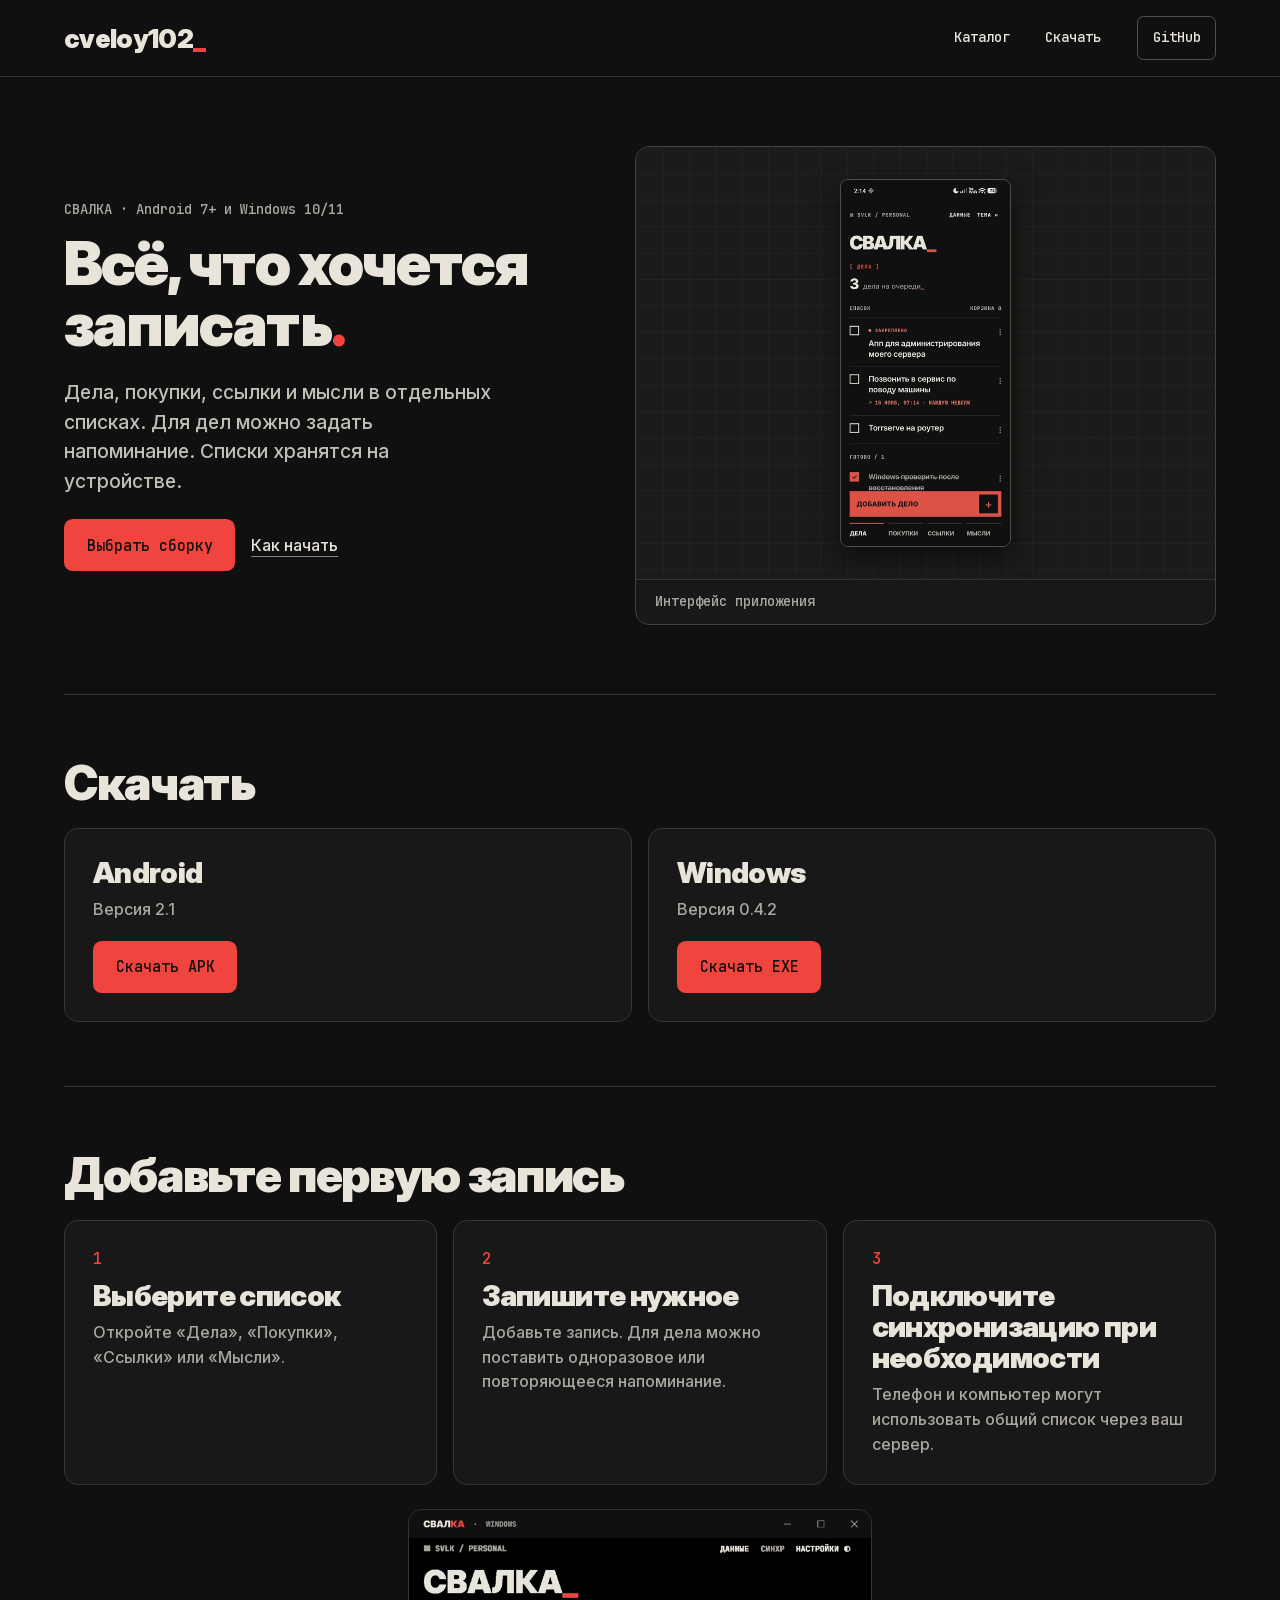
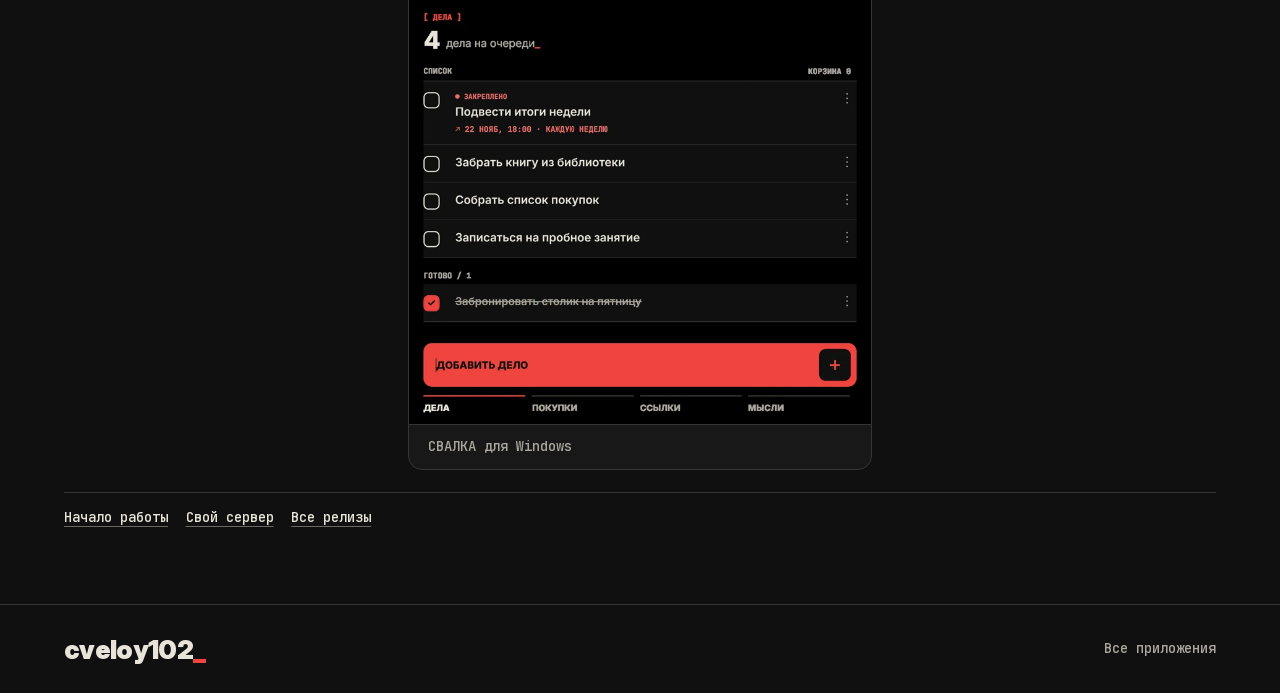
<file: svalka/index.html>
<!doctype html>
<html lang="ru">
<head>
  <meta charset="utf-8">
  <meta name="viewport" content="width=device-width, initial-scale=1">
  <meta name="theme-color" content="#101010">
  <meta name="description" content="Дела, покупки, ссылки и мысли в отдельных списках. Для дел можно задать напоминание. Списки хранятся на устройстве.">
  <title>СВАЛКА — cveloy102</title>
  <link rel="icon" href="../assets/favicon.png" type="image/png">
  <link rel="stylesheet" href="../styles.css">
  <link rel="stylesheet" href="../product.css">
</head>
<body>
  <a class="skip" href="#main">К содержимому</a>
  <header class="masthead">
    <div class="shell masthead-inner">
      <a class="wordmark" href="../#svalka" aria-label="cveloy102, каталог приложений">cveloy102<span aria-hidden="true">_</span></a>
      <nav class="main-nav" aria-label="Основная навигация"><a href="../#svalka">Каталог</a><a href="#install">Скачать</a><a class="github-link" href="https://github.com/cveloy102/reminder">GitHub</a></nav>
    </div>
  </header>
  <main id="main">
    <section class="hero shell project-hero" aria-labelledby="product-title">
      <div class="intro">
        <p class="platform">СВАЛКА · Android 7+ и Windows 10/11</p>
        <h1 id="product-title">Всё, что хочется записать<span class="accent">.</span></h1>
        <p class="lead">Дела, покупки, ссылки и мысли в отдельных списках. Для дел можно задать напоминание. Списки хранятся на устройстве.</p>
        <div class="project-actions"><a class="primary" href="#install">Выбрать сборку</a><a class="text-action" href="#start">Как начать</a></div>
      </div>
      <figure class="workbench">
        <div class="project-visual"><img src="../assets/svalka.webp" width="310" height="671" alt="Список дел в СВАЛКЕ на Android."></div>
        <figcaption>Интерфейс приложения</figcaption>
      </figure>
    </section>
    <section class="shell project-section" id="install">
      <h2>Скачать</h2>
      <div class="download-grid">
          <article><h3>Android</h3><p>Версия 2.1</p><a class="primary" href="https://github.com/cveloy102/reminder/releases/download/v2.1/Svalka-2.1.apk">Скачать APK</a></article>
          <article><h3>Windows</h3><p>Версия 0.4.2</p><a class="primary" href="https://github.com/cveloy102/reminder/releases/download/windows-v0.4.2/Svalka-Windows-Setup-0.4.2.exe">Скачать EXE</a></article>
      </div>
    </section>
    <section class="shell project-section" id="start">
      <h2>Добавьте первую запись</h2>
      <ol class="start-grid">
          <li><h3>Выберите список</h3><p>Откройте «Дела», «Покупки», «Ссылки» или «Мысли».</p></li>
          <li><h3>Запишите нужное</h3><p>Добавьте запись. Для дела можно поставить одноразовое или повторяющееся напоминание.</p></li>
          <li><h3>Подключите синхронизацию при необходимости</h3><p>Телефон и компьютер могут использовать общий список через ваш сервер.</p></li>
      </ol>
      <figure class="detail-figure"><img src="../assets/svalka-windows.webp" width="750" height="830" alt="Список дел и напоминания в СВАЛКЕ на Windows."><figcaption>СВАЛКА для Windows</figcaption></figure>
      <div class="links project-links"><a href="https://github.com/cveloy102/reminder#начало-работы">Начало работы</a><a href="https://github.com/cveloy102/reminder/blob/main/docs/SELF_HOSTING.md">Свой сервер</a><a href="https://github.com/cveloy102/reminder/releases">Все релизы</a></div>
    </section>
  </main>
  <footer><div class="shell foot"><a class="wordmark" href="../#svalka" aria-label="cveloy102, каталог приложений">cveloy102<span aria-hidden="true">_</span></a><a class="foot-link" href="../#svalka">Все приложения</a></div></footer>
</body>
</html>
</file>
<file: styles.css>
@font-face {
  font-family: Inter;
  src: url("assets/inter-medium.ttf") format("truetype");
  font-weight: 500;
  font-display: swap;
}
@font-face {
  font-family: "Inter Display";
  src: url("assets/inter-black.ttf") format("truetype");
  font-weight: 900;
  font-display: swap;
}
@font-face {
  font-family: "JetBrains Mono";
  src: url("assets/jetbrains.ttf") format("truetype");
  font-weight: 500;
  font-display: swap;
}

:root {
  color-scheme: dark;
  --bg: #101010;
  --surface: #181818;
  --fg: #e8e4d9;
  --muted: #aaa79f;
  --line: #353535;
  --accent: #f0443e;
  --display: "Inter Display", "Arial Black", system-ui, sans-serif;
  --sans: Inter, "Segoe UI", Arial, sans-serif;
  --mono: "JetBrains Mono", Consolas, monospace;
  --gutter: clamp(1rem, 5vw, 4.5rem);
  --radius: 0.875rem;
}
*, *::before, *::after { box-sizing: border-box; }
[hidden] { display: none !important; }
html { scroll-padding-top: 1rem; }
body { margin: 0; background: var(--bg); color: var(--fg); font: 500 1rem/1.55 var(--sans); overflow-wrap: anywhere; }
a { color: inherit; text-decoration: none; }
button { color: inherit; font: inherit; cursor: pointer; }
a, button { touch-action: manipulation; }
:focus-visible { outline: 3px solid var(--fg); outline-offset: 3px; }
img { display: block; max-width: 100%; }
h1, h2, h3, p, figure { margin: 0; }
h1, h2, h3 { font-family: var(--display); font-weight: 900; }
::selection { color: var(--bg); background: var(--accent); }
.shell { width: min(80rem, calc(100% - var(--gutter) * 2)); margin-inline: auto; }
.skip { position: absolute; z-index: 5; top: 0.5rem; left: 0.5rem; transform: translateY(-180%); padding: 0.7rem 1rem; color: var(--bg); background: var(--fg); }
.skip:focus { transform: none; }
.accent, .wordmark span { color: var(--accent); }

.masthead { border-bottom: 1px solid var(--line); }
.masthead-inner, .foot { display: flex; flex-wrap: wrap; justify-content: space-between; align-items: center; gap: 0.25rem 1rem; }
.masthead-inner { min-height: 4.75rem; }
.wordmark { display: inline-flex; align-items: center; min-height: 44px; font: 900 1.65rem/1 var(--display); letter-spacing: -0.025em; }
.main-nav { display: flex; flex-wrap: wrap; max-width: 100%; align-items: center; gap: 0.25rem clamp(0.875rem, 2.8vw, 2.5rem); }
.main-nav a, .foot-link { display: inline-flex; align-items: center; min-height: 44px; font: 500 0.875rem/1.4 var(--mono); }
.github-link { border: 1px solid #51504b; border-radius: 0.4rem; padding: 0 0.9rem; }
.handle { color: var(--muted); white-space: pre; }
.main-nav a:hover, .foot-link:hover { color: var(--accent); }
.github-link:hover { border-color: var(--accent); }

.hero { display: grid; grid-template-columns: minmax(0, 0.94fr) minmax(0, 1.06fr); align-items: center; gap: clamp(2rem, 4.3vw, 4.5rem); padding-block: clamp(3rem, 5.4vw, 5rem); }
.intro { padding-block: 0.5rem; }
h1 { max-width: 15ch; font-size: clamp(3.1rem, 5.1vw, 4.95rem); line-height: 1.02; letter-spacing: -0.032em; text-wrap: balance; }
.lead { max-width: 37ch; margin-top: 1.4rem; color: #c1beb6; font-size: clamp(1.0625rem, 1.5vw, 1.25rem); line-height: 1.55; }
.primary { display: inline-flex; min-height: 3.25rem; align-items: center; justify-content: center; margin-top: 1.8rem; padding: 0.75rem 1.35rem; border: 1px solid transparent; border-radius: 0.55rem; color: var(--bg); background: var(--accent); font: 500 0.95rem/1.4 var(--mono); }
.primary:hover { background: #ff5b52; }
.primary:active { background: #eb403a; }

.workbench { min-width: 0; overflow: hidden; border: 1px solid #43413c; border-radius: var(--radius); background: var(--surface); }
.workbench-bar { min-height: 3.5rem; padding: 0.25rem 0.8rem 0.25rem 1.2rem; display: flex; flex-wrap: wrap; justify-content: space-between; align-items: center; gap: 0.25rem 0.5rem; border-bottom: 1px solid var(--line); }
.small-label, .platform { font: 500 0.8125rem/1.4 var(--mono); }
.small-label { color: var(--muted); text-transform: uppercase; letter-spacing: 0.08em; }
.segments { display: flex; flex-wrap: wrap; max-width: 100%; align-items: center; gap: 0.18rem; }
.segments button, .filters button { min-height: 44px; border: 0; padding: 0.35rem 0.65rem; background: transparent; color: var(--muted); font: 500 0.875rem/1.25 var(--mono); }
.segments button { position: relative; border-radius: 0.25rem; }
.segments button[aria-pressed="true"] { color: var(--fg); }
.segments button[aria-pressed="true"]::after { content: ""; position: absolute; left: 0.65rem; right: 0.65rem; bottom: 0.2rem; height: 2px; background: var(--accent); }
.segments button:hover, .filters button:hover { color: var(--fg); background: #252523; }
.stage { position: relative; display: grid; place-items: center; isolation: isolate; height: clamp(13.5rem, 21.7vw, 20rem); overflow: hidden; background-color: #161616; background-image: radial-gradient(ellipse at 50% 52%, #79746b31, transparent 67%), linear-gradient(#d1caba0a 1px, transparent 1px), linear-gradient(90deg, #d1caba0a 1px, transparent 1px); background-size: auto, 1.65rem 1.65rem, 1.65rem 1.65rem; background-position: center; }
.stage::before, .stage::after { content: ""; position: absolute; z-index: 2; width: 0.8rem; height: 0.8rem; opacity: 0.8; pointer-events: none; }
.stage::before { top: 0.85rem; left: 0.85rem; border-top: 1px solid var(--accent); border-left: 1px solid var(--accent); }
.stage::after { right: 0.85rem; bottom: 0.85rem; border-right: 1px solid var(--accent); border-bottom: 1px solid var(--accent); }
.stage-buds img { width: 89%; height: 96%; object-fit: contain; }
.stage-autoturn img { height: auto; border: 1px solid #55534e; box-shadow: 0 0.6rem 2rem #0009; }
.stage-autoturn .mac-screen { position: absolute; height: 85%; width: auto; max-width: 71%; object-fit: contain; left: 15%; top: 7%; border-radius: 0.38rem; }
.stage-autoturn .phone-screen { position: absolute; height: 79%; width: auto; right: 13%; bottom: 4%; border-radius: 0.65rem; }
.stage-drop img { max-width: 81%; width: auto; height: 88%; object-fit: contain; border: 1px solid #474641; border-radius: 0.4rem; box-shadow: 0 0.6rem 2rem #0009; }
figcaption { display: flex; flex-wrap: wrap; justify-content: space-between; align-items: center; gap: 0.25rem 0.75rem; min-height: 3.8rem; padding: 0.3rem 1.2rem; border-top: 1px solid var(--line); }
figcaption strong { font: 900 clamp(1.075rem, 1.5vw, 1.375rem)/1.15 var(--display); letter-spacing: -0.015em; }
figcaption a, .links a { display: inline-flex; align-items: center; min-height: 44px; font: 500 0.875rem/1.4 var(--mono); text-decoration: underline; text-decoration-color: #6b6861; text-underline-offset: 0.3em; }
figcaption a:hover, .links a:hover { color: var(--accent); text-decoration-color: currentColor; }
.caption-links { display: flex; flex-wrap: wrap; gap: 0.8rem; }

.catalog { padding-block: clamp(2rem, 3.7vw, 3.5rem) clamp(3rem, 6vw, 5.5rem); border-top: 1px solid var(--line); }
.catalog-top { display: flex; align-items: center; justify-content: space-between; gap: 1.25rem; flex-wrap: wrap; margin-bottom: 1.4rem; }
.catalog-heading { display: flex; align-items: baseline; flex-wrap: wrap; gap: 0.875rem; }
h2 { font-size: clamp(2.25rem, 3.7vw, 3.4rem); letter-spacing: -0.028em; line-height: 1; }
.result-count { color: var(--muted); font: 500 0.875rem/1.5 var(--mono); }
.filters { display: flex; flex-wrap: wrap; align-items: center; gap: 0.15rem; }
.filters button { min-width: 44px; border-radius: 0.4rem; padding-inline: 0.8rem; }
.filters button[aria-pressed="true"] { color: var(--fg); background: #33322e; box-shadow: inset 0 -2px var(--accent); }
.products { display: grid; grid-template-columns: repeat(2, minmax(0, 1fr)); gap: 1rem; }
.product { min-width: 0; min-height: 14.25rem; display: flex; flex-direction: column; justify-content: space-between; padding: clamp(1.1rem, 2.05vw, 1.75rem); padding-bottom: 0.6rem; border: 1px solid var(--line); border-radius: var(--radius); background: var(--surface); }
.product-main { display: grid; grid-template-columns: minmax(0, 1fr) 31%; align-items: center; gap: clamp(0.75rem, 1.7vw, 1.5rem); margin-bottom: 0.9rem; }
.platform { margin-bottom: 0.55rem; color: var(--muted); }
h3 { font-size: clamp(1.6rem, 2.25vw, 2.05rem); line-height: 1.08; letter-spacing: -0.022em; overflow-wrap: anywhere; }
.product-copy p:last-child { margin-top: 0.6rem; color: #c1beb6; line-height: 1.5; }
.mini { position: relative; display: grid; place-items: center; overflow: hidden; height: clamp(6.1rem, 8.2vw, 7.8rem); border: 1px solid #383835; border-radius: 0.55rem; background-color: #1b1b1a; background-image: linear-gradient(#d1caba09 1px, transparent 1px), linear-gradient(90deg, #d1caba09 1px, transparent 1px); background-size: 15px 15px; }
.mini-buds img { width: 98%; height: auto; }
.mini-phone img { position: absolute; width: 62%; height: auto; top: 10%; border: 1px solid #504f49; border-radius: 0.4rem; }
.mini-window img { position: absolute; width: 91%; height: auto; max-height: none; top: 18%; left: 13%; border: 1px solid #47453f; border-radius: 0.25rem; }
.links { display: flex; flex-wrap: wrap; gap: 0.1rem 1.1rem; align-items: baseline; border-top: 1px solid var(--line); padding-top: 0.2rem; }
.pairing { display: flex; justify-content: center; gap: 0.28rem; }
.monitor, .handset { display: block; position: relative; border: 1.5px solid var(--fg); border-radius: 0.18rem; }
.monitor { width: 27%; height: 29%; }
.monitor::after { content: ""; position: absolute; width: 55%; left: 22.5%; bottom: -0.32rem; border-bottom: 2px solid var(--fg); }
.handset { width: 13%; height: 31%; }
.pair-code { color: var(--accent); font: 500 0.8125rem/1 var(--mono); }
.foot { min-height: 5.5rem; }
footer { border-top: 1px solid var(--line); }
.foot-link { color: var(--muted); }

@media (max-width: 62rem) {
  .hero { gap: 1.5rem; }
  h1 { font-size: clamp(2.85rem, 5.1vw, 3.5rem); }
  .product-main { grid-template-columns: minmax(0, 1fr) 26%; }
  .product { padding-inline: 1.15rem; }
}
@media (max-width: 48rem) {
  .hero { grid-template-columns: minmax(0, 1fr); padding-block: 2.4rem; gap: 1.8rem; }
  .intro { padding: 0; }
  h1 { font-size: clamp(2.85rem, 9.2vw, 4.3rem); }
  .lead { margin-top: 1rem; }
  .primary { margin-top: 1.25rem; }
  .stage { height: clamp(10.75rem, 42vw, 17.5rem); }
  .products { grid-template-columns: minmax(0, 1fr); }
  .product-main { grid-template-columns: minmax(0, 1fr) 27%; }
  .product { min-height: 0; }
  .catalog-top { gap: 1rem; }
}
@media (max-width: 32rem) {
  .masthead-inner { min-height: 3.75rem; }
  .wordmark { font-size: 1.35rem; }
  .handle { display: none; }
  .github-link { padding-inline: 0.7rem; }
  .workbench-bar { padding-inline: 0.75rem 0.4rem; }
  .segments button { padding-inline: 0.55rem; }
  figcaption { padding-inline: 0.75rem; }
  .filters { gap: 0; }
  .filters button { padding-inline: 0.6rem; }
  .product-main { display: block; position: relative; }
  .product-copy .platform, .product-copy h3 { max-width: calc(100% - 4.7rem); }
  .product-copy p:last-child { margin-top: 0.9rem; }
  .mini { position: absolute; top: 0; right: 0; width: 4rem; height: 3.5rem; }
  .links { column-gap: 0.9rem; }
}
@media (max-width: 22.5rem) {
  .small-label { font-size: 0.75rem; letter-spacing: 0; }
  .segments { gap: 0; }
  .segments button { padding-inline: 0.4rem; }
  figcaption { flex-wrap: wrap; row-gap: 0; padding-top: 0.65rem; }
  .product-copy .platform, .product-copy h3 { max-width: none; }
  .mini { display: none; }
}
@media (prefers-reduced-motion: no-preference) {
  html { scroll-behavior: smooth; }
  a, button { transition: color 150ms ease, border-color 150ms ease, background-color 150ms ease; }
}
</file>
<file: product.css>
.project-hero h1 { font-size: clamp(2.5rem, 4.7vw, 4.5rem); }
.project-hero .platform { font-size: 0.875rem; margin-bottom: 0.85rem; }
.project-hero .workbench { margin: 0; }
.project-visual {
  display: grid;
  place-items: center;
  min-height: clamp(14rem, 28vw, 25rem);
  padding: clamp(0.85rem, 2.5vw, 2rem);
  background-color: #1b1b1a;
  background-image: linear-gradient(#d1caba0a 1px, transparent 1px), linear-gradient(90deg, #d1caba0a 1px, transparent 1px);
  background-size: 1.65rem 1.65rem;
}
.project-visual img { width: auto; max-width: 100%; height: auto; max-height: 23rem; object-fit: contain; border: 1px solid #504e49; border-radius: 0.5rem; box-shadow: 0 0.65rem 1.75rem #0008; }
.project-hero figcaption, .detail-figure figcaption { min-height: 2.8rem; font: 500 0.875rem/1.4 var(--mono); color: var(--muted); }
.project-actions { display: flex; flex-wrap: wrap; align-items: center; gap: 0.55rem 1rem; margin-top: 1.4rem; }
.project-actions .primary { margin-top: 0; }
.text-action { padding-block: 0.72rem; text-decoration: underline; text-decoration-color: #8b867b; text-underline-offset: 0.3em; }
.text-action:hover { color: var(--accent); }
.project-section { padding-block: clamp(2rem, 5vw, 4rem); border-top: 1px solid var(--line); }
.download-grid, .start-grid { display: grid; grid-template-columns: repeat(2, minmax(0, 1fr)); gap: 1rem; margin: 1.35rem 0 0; }
.download-grid > *, .start-grid > * { border: 1px solid var(--line); border-radius: var(--radius); background: var(--surface); padding: clamp(1rem, 2.6vw, 1.75rem); }
.download-grid p, .start-grid p { color: var(--muted); margin-top: 0.55rem; }
.download-grid .primary { margin-top: 1.2rem; }
.start-grid { grid-template-columns: repeat(3, minmax(0, 1fr)); counter-reset: step; list-style: none; padding: 0; }
.start-grid li { counter-increment: step; }
.start-grid li::before { content: counter(step); display: block; color: var(--accent); font: 500 1rem/1.3 var(--mono); margin-bottom: 0.65rem; }
.project-links { margin-top: 1.4rem; }
.detail-figure { width: min(100%, 29rem); margin: 1.5rem auto 0; border: 1px solid var(--line); border-radius: var(--radius); overflow: hidden; background: var(--surface); }
.detail-figure img { width: 100%; height: auto; }
.connection { display: grid; grid-template-columns: 1fr auto 1fr; width: 100%; max-width: 26rem; gap: 0.65rem; align-items: center; text-align: center; font: 500 0.875rem/1.4 var(--mono); }
.connection > div:not(.qr-pair) { display: grid; justify-items: center; }
.connection > div > span:last-child { color: var(--muted); }
.connection .monitor, .connection .handset { display: block; width: clamp(2.5rem, 6vw, 5.4rem); height: clamp(2.2rem, 4vw, 3.7rem); margin-bottom: 1.1rem; }
.connection .handset { width: clamp(1.5rem, 3vw, 2.65rem); }
.qr-pair { padding: 0.37rem 0.5rem; color: var(--accent); border: 1px dashed var(--accent); }
@media (max-width: 45rem) { .start-grid { grid-template-columns: 1fr; } }
@media (max-width: 35rem) { .download-grid { grid-template-columns: 1fr; } .project-visual img { max-height: 16rem; } }
</file>
